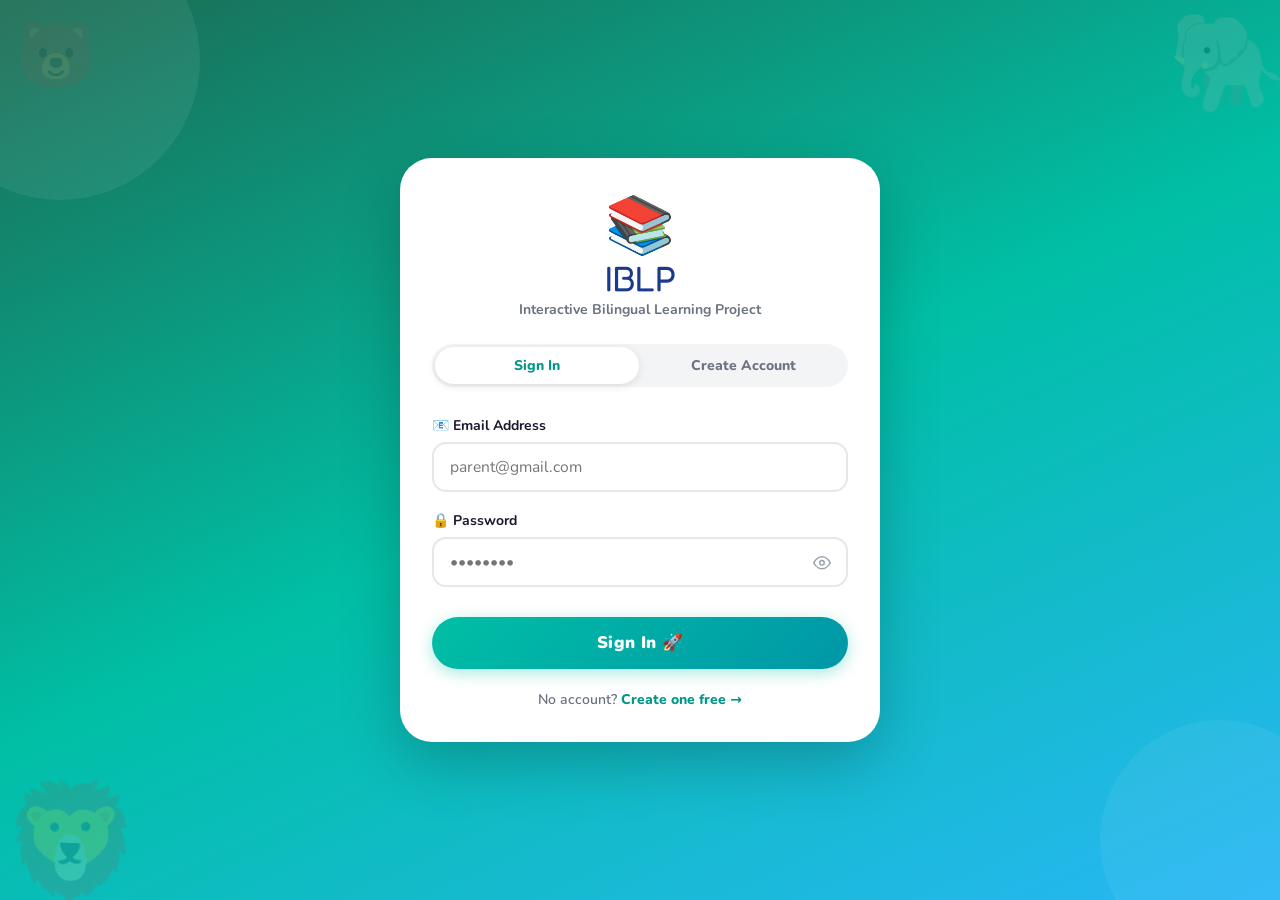
<file: iblp/index.html>
<!DOCTYPE html>
<html lang="en">
<head>
    <meta charset="UTF-8">
    <meta name="viewport" content="width=device-width, initial-scale=1.0">
    <title>IBLP - Fun Learning for Kids!</title>
    <link rel="preconnect" href="https://fonts.googleapis.com">
    <link rel="preconnect" href="https://fonts.gstatic.com" crossorigin>
    <link href="https://fonts.googleapis.com/css2?family=Nunito:wght@400;600;700&family=Fredoka:wght@400;500;600;700&display=swap" rel="stylesheet">
    <link rel="stylesheet" href="css/styles.css">
    <style>
        .hero-icon    { width: 1.5rem;  height: 1.5rem; }
        .settings-icon{ width: 1.25rem; height: 1.25rem; }
 
        /* ── Logout button ── */
        .logout-btn {
            display: inline-flex;
            align-items: center;
            gap: 0.35rem;
            padding: 0.4rem 0.9rem;
            border-radius: 9999px;
            border: 2px solid #E5E7EB;
            background: #fff;
            color: #6B7280;
            font-weight: 700;
            font-size: 0.8rem;
            font-family: inherit;
            cursor: pointer;
            transition: border-color 0.2s, color 0.2s, background 0.2s;
        }
        .logout-btn:hover {
            border-color: #EF4444;
            color: #EF4444;
            background: #FEF2F2;
        }
        .logout-btn svg { width: 15px; height: 15px; }
 
        /* ── User greeting chip ── */
        .user-chip {
            display: inline-flex;
            align-items: center;
            gap: 0.35rem;
            padding: 0.3rem 0.8rem;
            border-radius: 9999px;
            background: #E0F7F5;
            color: #00796B;
            font-weight: 800;
            font-size: 0.82rem;
        }
 
        /* ── Topic progress badges ── */
        .topic-progress-bar {
            margin-top: 0.6rem;
            height: 6px;
            background: rgba(255,255,255,0.3);
            border-radius: 9999px;
            overflow: hidden;
        }
        .topic-progress-fill {
            height: 100%;
            background: rgba(255,255,255,0.9);
            border-radius: 9999px;
            width: 0%;
            transition: width 0.8s ease;
        }
        .topic-status {
            margin-top: 0.35rem;
            font-size: 0.75rem;
            font-weight: 700;
            color: rgba(255,255,255,0.9);
        }
    </style>
</head>
<body>
    <!-- ══ HEADER ══════════════════════════════════════════════════ -->
    <header class="header">
        <div class="header-content">
            <div class="logo">
                <div class="logo-icon">📚</div>
                <span class="logo-text">IBLP</span>
            </div>
 
            <div class="header-actions">
                <!-- Personalised child name chip -->
                <div class="user-chip" id="user-chip" style="display:none;">
                    <span id="user-emoji">🧒</span>
                    <span id="user-name"></span>
                </div>
 
                <!-- Stars counter — updated live from DB -->
                <div class="stars-badge">
                    <svg class="star-icon" viewBox="0 0 24 24" fill="currentColor">
                        <path d="M12 2l3.09 6.26L22 9.27l-5 4.87 1.18 6.88L12 17.77l-6.18 3.25L7 14.14 2 9.27l6.91-1.01L12 2z"/>
                    </svg>
                    <span class="stars-count">0</span>
                </div>
 
                <!-- Language toggle -->
                <button class="btn btn-outline btn-sm lang-toggle">Sesotho</button>
 
                <!-- Progress page -->
                <a href="progress.html" class="btn btn-ghost btn-icon" title="My Progress">
                    <svg class="settings-icon" viewBox="0 0 24 24" fill="none" stroke="currentColor" stroke-width="2">
                        <line x1="18" y1="20" x2="18" y2="10"/>
                        <line x1="12" y1="20" x2="12" y2="4"/>
                        <line x1="6"  y1="20" x2="6"  y2="14"/>
                    </svg>
                </a>
 
                <!-- Logout -->
                <button class="logout-btn" title="Log out">
                    <svg viewBox="0 0 24 24" fill="none" stroke="currentColor" stroke-width="2.2"
                         stroke-linecap="round" stroke-linejoin="round">
                        <path d="M9 21H5a2 2 0 01-2-2V5a2 2 0 012-2h4"/>
                        <polyline points="16 17 21 12 16 7"/>
                        <line x1="21" y1="12" x2="9" y2="12"/>
                    </svg>
                    Log out
                </button>
            </div>
        </div>
    </header>
 
    <!-- ══ HERO ════════════════════════════════════════════════════ -->
    <section class="container">
        <div class="hero">
            <div class="hero-title">
                <h2 id="hero-greeting" data-en="Hello, Friend! 👋" data-st="Lumela, Motsoalle! 👋">
                    Hello, Friend! 👋
                </h2>
                <button class="btn btn-ghost btn-icon speak-btn"
                        data-en-text="Welcome to IBLP! Let's learn together!"
                        data-st-text="Amoheloa ho IBLP! Ha re ithute hammoho!"
                        data-text="Welcome to IBLP! Let's learn together!">
                    <svg class="hero-icon" viewBox="0 0 24 24" fill="none" stroke="currentColor" stroke-width="2">
                        <path d="M3 10h4l5-5v14l-5-5H3V10z"/>
                        <path d="M16 8c.75.75 1.5 1.5 1.5 3s-.75 2.25-1.5 3"/>
                    </svg>
                </button>
            </div>
            <p class="hero-description"
               data-en="Let's learn colors, numbers, and animals together!"
               data-st="Ha re ithute mebala, linomoro le liphoofolo hammoho!">
                Let's learn colors, numbers, and animals together!
            </p>
        </div>
 
        <!-- ══ TOPIC CARDS with live progress bars ══ -->
        <div class="topics-grid">
 
            <a href="learn-colors.html" class="topic-card colors">
                <div class="topic-icon">🎨</div>
                <h3 class="topic-title" data-en="Colors" data-st="Mebala">Colors</h3>
                <p class="topic-description"
                   data-en="Learn your colors!" data-st="Ithute mebala ea hau!">
                    Learn your colors!
                </p>
                <div class="topic-progress-bar">
                    <div class="topic-progress-fill" id="bar-colors"></div>
                </div>
                <div class="topic-status" id="status-colors" data-en="⭐ Start Learning!" data-st="⭐ Qala ho Ithuta!">⭐ Start Learning!</div>
            </a>
 
            <a href="learn-numbers.html" class="topic-card numbers">
                <div class="topic-icon">🔢</div>
                <h3 class="topic-title" data-en="Numbers" data-st="Linomoro">Numbers</h3>
                <p class="topic-description"
                   data-en="Count with us!" data-st="Bala le rona!">
                    Count with us!
                </p>
                <div class="topic-progress-bar">
                    <div class="topic-progress-fill" id="bar-numbers"></div>
                </div>
                <div class="topic-status" id="status-numbers" data-en="⭐ Start Learning!" data-st="⭐ Qala ho Ithuta!">⭐ Start Learning!</div>
            </a>
 
            <a href="learn-animals.html" class="topic-card animals">
                <div class="topic-icon">🦁</div>
                <h3 class="topic-title" data-en="Animals" data-st="Liphoofolo">Animals</h3>
                <p class="topic-description"
                   data-en="Meet the animals!" data-st="Kopana le liphoofolo!">
                    Meet the animals!
                </p>
                <div class="topic-progress-bar">
                    <div class="topic-progress-fill" id="bar-animals"></div>
                </div>
                <div class="topic-status" id="status-animals" data-en="⭐ Start Learning!" data-st="⭐ Qala ho Ithuta!">⭐ Start Learning!</div>
            </a>
 
        </div>
 
        <!-- Quick Actions -->
        <div class="quick-actions">
            <h3 data-en="Quick Actions" data-st="Ketso Tsa Potlako">Quick Actions</h3>
            <div class="action-buttons">
                <a href="quiz.html"     class="btn btn-primary btn-lg"
                   data-en="🎯 Take a Quiz"   data-st="🎯 Nka Tlhahlobo">🎯 Take a Quiz</a>
                <a href="progress.html" class="btn btn-outline btn-lg"
                   data-en="📊 My Progress"   data-st="📊 Tsoelo-pele ea Ka">📊 My Progress</a>
            </div>
        </div>
    </section>
 
    <div class="decor-blob"></div>
    <div class="decor-circle"></div>
    <div class="decor-circle-right"></div>
 
    <!-- ══ SCRIPTS ══════════════════════════════════════════════════ -->
    <!-- auth.js runs first: checks session, wires logout button -->
    <script src="js/auth.js"></script>
    <!-- app.js loads progress + preferences from DB -->
    <script src="js/app.js"></script>
    <script>
        /* ── Central function: apply a language to all labelled elements ── */
        function applyLanguage(language) {
            document.querySelectorAll('[data-en]').forEach(el => {
                el.textContent = el.getAttribute('data-' + language);
            });
            document.querySelectorAll('[data-en-text]').forEach(el => {
                el.setAttribute('data-text', el.getAttribute('data-' + language + '-text'));
            });
            document.querySelectorAll('[id^="status-"]').forEach(el => {
                if (el.hasAttribute('data-en')) {
                    el.textContent = el.getAttribute('data-' + language);
                }
            });
        }

        /* ── Listen for language changes dispatched by app.js ── */
        window.addEventListener('languageChanged', ({ detail: { language } }) => {
            applyLanguage(language);
        });

        /* ── Personalized greeting + progress bars from DB ── */
        document.addEventListener('DOMContentLoaded', () => {
            /* Show child name chip */
            const childName = sessionStorage.getItem('selected_child_name');
            if (childName) {
                const chip = document.getElementById('user-chip');
                document.getElementById('user-name').textContent = childName;
                chip.style.display = 'inline-flex';

                const greet = document.getElementById('hero-greeting');
                greet.setAttribute('data-en', `Hello, ${childName}! 👋`);
                greet.setAttribute('data-st', `Lumela, ${childName}! 👋`);
                greet.textContent = `Hello, ${childName}! 👋`;
            }

            /*
             * Poll until app.js has finished loading both progress AND
             * preferences from the backend, then apply the saved language
             * and fill in the progress bars.
             */
            function applyWhenReady() {
                if (typeof progress === 'undefined' || typeof currentLanguage === 'undefined') {
                    setTimeout(applyWhenReady, 300);
                    return;
                }

                /* Apply the language that was saved in the DB */
                applyLanguage(currentLanguage);

                /* Progress bars */
                const lang = currentLanguage;
                if (progress.colors_completed) {
                    document.getElementById('bar-colors').style.width = '100%';
                    document.getElementById('status-colors').textContent =
                        lang === 'st' ? '✅ Phethiloe!' : '✅ Completed!';
                } else if (progress.colors_attempts > 0) {
                    document.getElementById('bar-colors').style.width = '50%';
                    document.getElementById('status-colors').textContent =
                        lang === 'st' ? '🔄 Ho tsoela pele' : '🔄 In Progress';
                }

                if (progress.numbers_completed) {
                    document.getElementById('bar-numbers').style.width = '100%';
                    document.getElementById('status-numbers').textContent =
                        lang === 'st' ? '✅ Phethiloe!' : '✅ Completed!';
                } else if (progress.numbers_attempts > 0) {
                    document.getElementById('bar-numbers').style.width = '50%';
                    document.getElementById('status-numbers').textContent =
                        lang === 'st' ? '🔄 Ho tsoela pele' : '🔄 In Progress';
                }

                if (progress.animals_completed) {
                    document.getElementById('bar-animals').style.width = '100%';
                    document.getElementById('status-animals').textContent =
                        lang === 'st' ? '✅ Phethiloe!' : '✅ Completed!';
                } else if (progress.animals_attempts > 0) {
                    document.getElementById('bar-animals').style.width = '50%';
                    document.getElementById('status-animals').textContent =
                        lang === 'st' ? '🔄 Ho tsoela pele' : '🔄 In Progress';
                }
            }

            applyWhenReady();
        });
    </script>
</body>
</html>
</file>
<file: iblp/css/styles.css>
/* ===== VARIABLES ===== */
:root {
  --color-background: #fef9e7;
  --color-foreground: #2d3748;
  --color-primary: #4ade80;
  --color-primary-dark: #22c55e;
  --color-primary-light: #bbf7d0;
  --color-secondary: #f97316;
  --color-secondary-dark: #ea580c;
  --color-accent: #a855f7;
  --color-accent-light: #d8b4fe;
  --color-card: #ffffff;
  --color-card-foreground: #1e293b;
  --color-muted: #f1f5f9;
  --color-muted-foreground: #64748b;
  --color-border: #e2e8f0;
  --color-success: #22c55e;
  --color-success-light: #dcfce7;
  --color-error: #ef4444;
  --color-error-light: #fee2e2;
  --color-warning: #f59e0b;
  --color-warning-light: #fef3c7;
  
  --font-sans: 'Nunito', system-ui, -apple-system, sans-serif;
  --font-display: 'Fredoka', system-ui, -apple-system, sans-serif;
  
  --radius-sm: 0.5rem;
  --radius-md: 0.75rem;
  --radius-lg: 1rem;
  --radius-xl: 1.5rem;
  --radius-full: 9999px;
  
  --shadow-sm: 0 1px 2px 0 rgb(0 0 0 / 0.05);
  --shadow-md: 0 4px 6px -1px rgb(0 0 0 / 0.1);
  --shadow-lg: 0 10px 15px -3px rgb(0 0 0 / 0.1);
  --shadow-xl: 0 20px 25px -5px rgb(0 0 0 / 0.1);
}

/* ===== RESET & BASE ===== */
* {
  margin: 0;
  padding: 0;
  box-sizing: border-box;
}

body {
  font-family: var(--font-sans);
  color: var(--color-foreground);
  background: linear-gradient(135deg, #fef9e7 0%, #fff4e6 50%, #ffe9f2 100%);
  min-height: 100vh;
  line-height: 1.5;
}

a {
  text-decoration: none;
  color: inherit;
}

/* ===== UTILITY CLASSES ===== */
.container {
  max-width: 1280px;
  margin: 0 auto;
  padding: 0 1rem;
}

.flex {
  display: flex;
}

.flex-col {
  flex-direction: column;
}

.items-center {
  align-items: center;
}

.justify-between {
  justify-content: space-between;
}

.justify-center {
  justify-content: center;
}

.gap-1 { gap: 0.25rem; }
.gap-2 { gap: 0.5rem; }
.gap-3 { gap: 0.75rem; }
.gap-4 { gap: 1rem; }
.gap-6 { gap: 1.5rem; }

.text-center { text-align: center; }

.font-display {
  font-family: var(--font-display);
  font-weight: 700;
}

/* ===== HEADER ===== */
.header {
  position: sticky;
  top: 0;
  z-index: 50;
  background: rgba(255, 255, 255, 0.9);
  backdrop-filter: blur(8px);
  border-bottom: 4px solid var(--color-primary);
  box-shadow: var(--shadow-lg);
}

.header-content {
  display: flex;
  align-items: center;
  justify-content: space-between;
  padding: 0.75rem 1rem;
  max-width: 1280px;
  margin: 0 auto;
}

.logo {
  display: flex;
  align-items: center;
  gap: 0.75rem;
}

.logo-icon {
  width: 3rem;
  height: 3rem;
  background: linear-gradient(135deg, #4ade80, #3b82f6);
  border-radius: var(--radius-full);
  display: flex;
  align-items: center;
  justify-content: center;
  font-size: 1.5rem;
  box-shadow: var(--shadow-lg);
}

.logo-text {
  font-size: 1.5rem;
  font-weight: 700;
  font-family: var(--font-display);
  color: var(--color-foreground);
}

@media (min-width: 768px) {
  .logo-text {
    font-size: 2rem;
  }
}

.header-actions {
  display: flex;
  align-items: center;
  gap: 0.5rem;
}

@media (min-width: 768px) {
  .header-actions {
    gap: 1rem;
  }
}

.stars-badge {
  display: flex;
  align-items: center;
  gap: 0.25rem;
  background: #fef3c7;
  padding: 0.375rem 0.75rem;
  border-radius: var(--radius-full);
  border: 2px solid #fbbf24;
}

.stars-badge .star-icon {
  color: #eab308;
  fill: #eab308;
  width: 1.25rem;
  height: 1.25rem;
}

.stars-badge span {
  font-weight: 700;
  color: #b45309;
}

/* ===== BUTTONS ===== */
.btn {
  display: inline-flex;
  align-items: center;
  justify-content: center;
  gap: 0.5rem;
  padding: 0.5rem 1rem;
  border-radius: var(--radius-full);
  font-weight: 600;
  font-size: 0.875rem;
  transition: all 0.2s;
  border: none;
  cursor: pointer;
  white-space: nowrap;
}

.btn-sm {
  padding: 0.375rem 0.75rem;
  font-size: 0.75rem;
}

.btn-lg {
  padding: 1rem 2rem;
  font-size: 1.125rem;
}

.btn-primary {
  background: linear-gradient(135deg, var(--color-primary), var(--color-primary-dark));
  color: white;
  box-shadow: var(--shadow-lg);
}

.btn-primary:hover {
  transform: scale(1.05);
  background: linear-gradient(135deg, var(--color-primary-dark), #15803d);
}

.btn-outline {
  background: transparent;
  border: 2px solid var(--color-border);
  color: var(--color-foreground);
}

.btn-outline:hover {
  background: var(--color-muted);
  transform: scale(1.05);
}

.btn-ghost {
  background: transparent;
  color: var(--color-foreground);
}

.btn-ghost:hover {
  background: rgba(0, 0, 0, 0.05);
}

.btn-icon {
  width: 2.5rem;
  height: 2.5rem;
  padding: 0;
  border-radius: var(--radius-full);
}

.btn-icon-sm {
  width: 2rem;
  height: 2rem;
}

/* ===== CARDS ===== */
.card {
  background: white;
  border-radius: var(--radius-xl);
  padding: 1.5rem;
  box-shadow: var(--shadow-xl);
  border: 4px solid rgba(255, 255, 255, 0.5);
}

/* ===== TOPIC CARDS ===== */
.topics-grid {
  display: grid;
  grid-template-columns: 1fr;
  gap: 1.5rem;
  max-width: 64rem;
  margin: 0 auto;
}

@media (min-width: 768px) {
  .topics-grid {
    grid-template-columns: repeat(3, 1fr);
    gap: 2rem;
  }
}

.topic-card {
  padding: 2rem;
  border-radius: var(--radius-xl);
  color: white;
  text-align: center;
  transition: all 0.3s;
  box-shadow: var(--shadow-xl);
  border: none;
  cursor: pointer;
}

.topic-card:hover {
  transform: scale(1.05) rotate(-1deg);
  box-shadow: var(--shadow-xl);
}

.topic-card.colors {
  background: linear-gradient(135deg, #f472b6, #f87171);
}

.topic-card.numbers {
  background: linear-gradient(135deg, #60a5fa, #06b6d4);
}

.topic-card.animals {
  background: linear-gradient(135deg, #4ade80, #10b981);
}

.topic-icon {
  font-size: 4rem;
  margin-bottom: 1rem;
  transition: transform 0.3s;
}

.topic-card:hover .topic-icon {
  transform: scale(1.1);
}

.topic-title {
  font-size: 1.5rem;
  font-weight: 700;
  font-family: var(--font-display);
  margin-bottom: 0.5rem;
  text-shadow: 0 2px 4px rgba(0, 0, 0, 0.1);
}

@media (min-width: 768px) {
  .topic-title {
    font-size: 2rem;
  }
}

.topic-description {
  color: rgba(255, 255, 255, 0.9);
  font-size: 0.875rem;
}

@media (min-width: 768px) {
  .topic-description {
    font-size: 1rem;
  }
}

.topic-progress {
  margin-top: 1rem;
  display: inline-flex;
  align-items: center;
  gap: 0.25rem;
  background: rgba(255, 255, 255, 0.2);
  padding: 0.25rem 0.75rem;
  border-radius: var(--radius-full);
}

/* ===== PROGRESS BAR ===== */
.progress-bar-container {
  max-width: 42rem;
  margin: 0 auto 1.5rem;
}

.progress-label {
  display: flex;
  align-items: center;
  justify-content: space-between;
  margin-bottom: 0.5rem;
  color: var(--color-muted-foreground);
}

.progress-bar {
  width: 100%;
  height: 1rem;
  background: rgba(255, 255, 255, 0.5);
  border-radius: var(--radius-full);
  overflow: hidden;
  box-shadow: inset 0 2px 4px rgba(0, 0, 0, 0.1);
}

.progress-fill {
  height: 100%;
  background: linear-gradient(90deg, #facc15, #f97316);
  transition: width 0.5s;
  border-radius: var(--radius-full);
}

/* ===== LEARNING ITEM ===== */
.learning-item {
  text-align: center;
}

.item-display {
  width: 10rem;
  height: 10rem;
  margin: 0 auto 1.5rem;
  border-radius: var(--radius-xl);
  display: flex;
  align-items: center;
  justify-content: center;
  box-shadow: var(--shadow-xl);
  transition: transform 0.3s;
}

.item-display:hover {
  transform: scale(1.05);
}

@media (min-width: 768px) {
  .item-display {
    width: 14rem;
    height: 14rem;
  }
}

.item-emoji {
  font-size: 4rem;
}

@media (min-width: 768px) {
  .item-emoji {
    font-size: 7rem;
  }
}

.item-name {
  font-size: 2rem;
  font-weight: 700;
  font-family: var(--font-display);
  margin-bottom: 0.5rem;
}

@media (min-width: 768px) {
  .item-name {
    font-size: 4rem;
  }
}

.item-name-secondary {
  font-size: 1.25rem;
  color: var(--color-muted-foreground);
  margin-bottom: 1rem;
}

/* ===== NAVIGATION DOTS ===== */
.nav-dots {
  display: flex;
  gap: 0.25rem;
}

.dot {
  width: 0.75rem;
  height: 0.75rem;
  border-radius: var(--radius-full);
  background: #d1d5db;
  transition: all 0.2s;
  border: none;
  cursor: pointer;
}

.dot.active {
  background: var(--color-primary);
  transform: scale(1.25);
}

.dot.completed {
  background: #4ade80;
}

/* ===== MICROPHONE BUTTON ===== */
.mic-button {
  width: 7rem;
  height: 7rem;
  border-radius: var(--radius-full);
  display: flex;
  align-items: center;
  justify-content: center;
  margin: 0 auto;
  transition: all 0.3s;
  border: none;
  cursor: pointer;
  box-shadow: var(--shadow-2xl);
}

@media (min-width: 768px) {
  .mic-button {
    width: 9rem;
    height: 9rem;
  }
}

.mic-button.listening {
  background: #ef4444;
  animation: pulse 1.5s infinite;
}

.mic-button.correct {
  background: #22c55e;
}

.mic-button.incorrect {
  background: #f97316;
}

.mic-button.default {
  background: linear-gradient(135deg, #3b82f6, #a855f7);
}

.mic-button.default:hover {
  background: linear-gradient(135deg, #2563eb, #9333ea);
  transform: scale(1.05);
}

.mic-icon {
  width: 3rem;
  height: 3rem;
  color: white;
}

@media (min-width: 768px) {
  .mic-icon {
    width: 4rem;
    height: 4rem;
  }
}

.mic-icon.bounce {
  animation: bounce 1s infinite;
}

@keyframes pulse {
  0%, 100% {
    transform: scale(1);
  }
  50% {
    transform: scale(1.1);
  }
}

@keyframes bounce {
  0%, 100% {
    transform: translateY(0);
  }
  50% {
    transform: translateY(-10px);
  }
}

/* ===== QUIZ OPTIONS ===== */
.quiz-options {
  display: grid;
  grid-template-columns: repeat(2, 1fr);
  gap: 1rem;
  margin-bottom: 1.5rem;
}

.quiz-option {
  padding: 1rem;
  border-radius: var(--radius-lg);
  border: 4px solid #e5e7eb;
  background: white;
  transition: all 0.2s;
  cursor: pointer;
  text-align: center;
}

.quiz-option:hover:not(:disabled) {
  border-color: var(--color-primary);
  background: rgba(74, 222, 128, 0.05);
  transform: scale(1.02);
}

.quiz-option.correct {
  border-color: #22c55e;
  background: #dcfce7;
}

.quiz-option.incorrect {
  border-color: #ef4444;
  background: #fee2e2;
}

.quiz-option:disabled {
  opacity: 0.5;
  cursor: not-allowed;
}

.option-emoji {
  font-size: 2rem;
  margin-bottom: 0.5rem;
}

@media (min-width: 768px) {
  .option-emoji {
    font-size: 3rem;
  }
}

.option-text {
  font-weight: 700;
  font-size: 1rem;
}

@media (min-width: 768px) {
  .option-text {
    font-size: 1.25rem;
  }
}

/* ===== STATS CARDS ===== */
.stats-grid {
  display: grid;
  grid-template-columns: repeat(2, 1fr);
  gap: 1rem;
  margin-bottom: 2rem;
}

@media (min-width: 768px) {
  .stats-grid {
    grid-template-columns: repeat(4, 1fr);
  }
}

.stat-card {
  padding: 1.5rem;
  border-radius: var(--radius-lg);
  color: white;
  text-align: center;
  border: none;
}

.stat-card.purple {
  background: linear-gradient(135deg, #c084fc, #ec4899);
}

.stat-card.green {
  background: linear-gradient(135deg, #4ade80, #059669);
}

.stat-card.blue {
  background: linear-gradient(135deg, #60a5fa, #0891b2);
}

.stat-card.orange {
  background: linear-gradient(135deg, #f97316, #dc2626);
}

.stat-icon {
  width: 2rem;
  height: 2rem;
  margin: 0 auto 0.5rem;
}

.stat-value {
  font-size: 2rem;
  font-weight: 700;
  font-family: var(--font-display);
}

.stat-label {
  font-size: 0.875rem;
  opacity: 0.8;
}

/* ===== FEEDBACK ===== */
.feedback {
  padding: 1.5rem;
  border-radius: var(--radius-lg);
  margin-top: 1.5rem;
}

.feedback.correct {
  background: #dcfce7;
}

.feedback.incorrect {
  background: #fed7aa;
}

.feedback-header {
  display: flex;
  align-items: center;
  justify-content: center;
  gap: 0.75rem;
  margin-bottom: 0.75rem;
}

.feedback-icon {
  width: 2.5rem;
  height: 2.5rem;
}

.feedback-title {
  font-size: 1.5rem;
  font-weight: 700;
  font-family: var(--font-display);
}

.feedback.correct .feedback-title {
  color: #166534;
}

.feedback.incorrect .feedback-title {
  color: #9a3412;
}

.feedback-actions {
  display: flex;
  justify-content: center;
  gap: 1rem;
}

/* ===== DECORATIVE ELEMENTS ===== */
.decor-blob {
  position: fixed;
  bottom: 0;
  left: 0;
  width: 100%;
  height: 8rem;
  background: linear-gradient(to top, rgba(187, 247, 208, 0.5), transparent);
  pointer-events: none;
  z-index: 0;
}

.decor-circle {
  position: fixed;
  bottom: -2.5rem;
  left: -2.5rem;
  width: 8rem;
  height: 8rem;
  background: #fde047;
  border-radius: 50%;
  opacity: 0.3;
  filter: blur(3rem);
  pointer-events: none;
  z-index: 0;
}

.decor-circle-right {
  position: fixed;
  bottom: -2.5rem;
  right: -2.5rem;
  width: 10rem;
  height: 10rem;
  background: #f9a8d4;
  border-radius: 50%;
  opacity: 0.3;
  filter: blur(3rem);
  pointer-events: none;
  z-index: 0;
}

/* ===== HERO SECTION ===== */
.hero {
  text-align: center;
  margin-bottom: 2rem;
}

.hero-title {
  display: inline-flex;
  align-items: center;
  gap: 0.75rem;
  margin-bottom: 1rem;
}

.hero-title h2 {
  font-size: 2rem;
  font-weight: 700;
  font-family: var(--font-display);
}

@media (min-width: 768px) {
  .hero-title h2 {
    font-size: 3rem;
  }
}

.hero-description {
  font-size: 1.125rem;
  color: var(--color-muted-foreground);
  max-width: 42rem;
  margin: 0 auto;
}

@media (min-width: 768px) {
  .hero-description {
    font-size: 1.25rem;
  }
}

/* ===== QUICK ACTIONS ===== */
.quick-actions {
  margin-top: 3rem;
  text-align: center;
}

.quick-actions h3 {
  font-size: 1.5rem;
  font-weight: 700;
  font-family: var(--font-display);
  margin-bottom: 1.5rem;
}

.action-buttons {
  display: flex;
  flex-wrap: wrap;
  justify-content: center;
  gap: 1rem;
}

/* ===== LOADING SPINNER ===== */
.spinner {
  width: 4rem;
  height: 4rem;
  border: 4px solid var(--color-primary);
  border-top-color: transparent;
  border-radius: 50%;
  animation: spin 1s linear infinite;
  margin: 0 auto 1rem;
}

@keyframes spin {
  to {
    transform: rotate(360deg);
  }
}

/* ===== UTILITY BACKGROUNDS ===== */
.bg-colors {
  background: linear-gradient(135deg, #f472b6 0%, #f87171 50%, white 100%);
  min-height: 100vh;
}

.bg-numbers {
  background: linear-gradient(135deg, #60a5fa 0%, #06b6d4 50%, white 100%);
  min-height: 100vh;
}

.bg-animals {
  background: linear-gradient(135deg, #4ade80 0%, #10b981 50%, white 100%);
  min-height: 100vh;
}

.bg-purple {
  background: linear-gradient(135deg, #c084fc 0%, #f9a8d4 50%, white 100%);
  min-height: 100vh;
}
</file>
